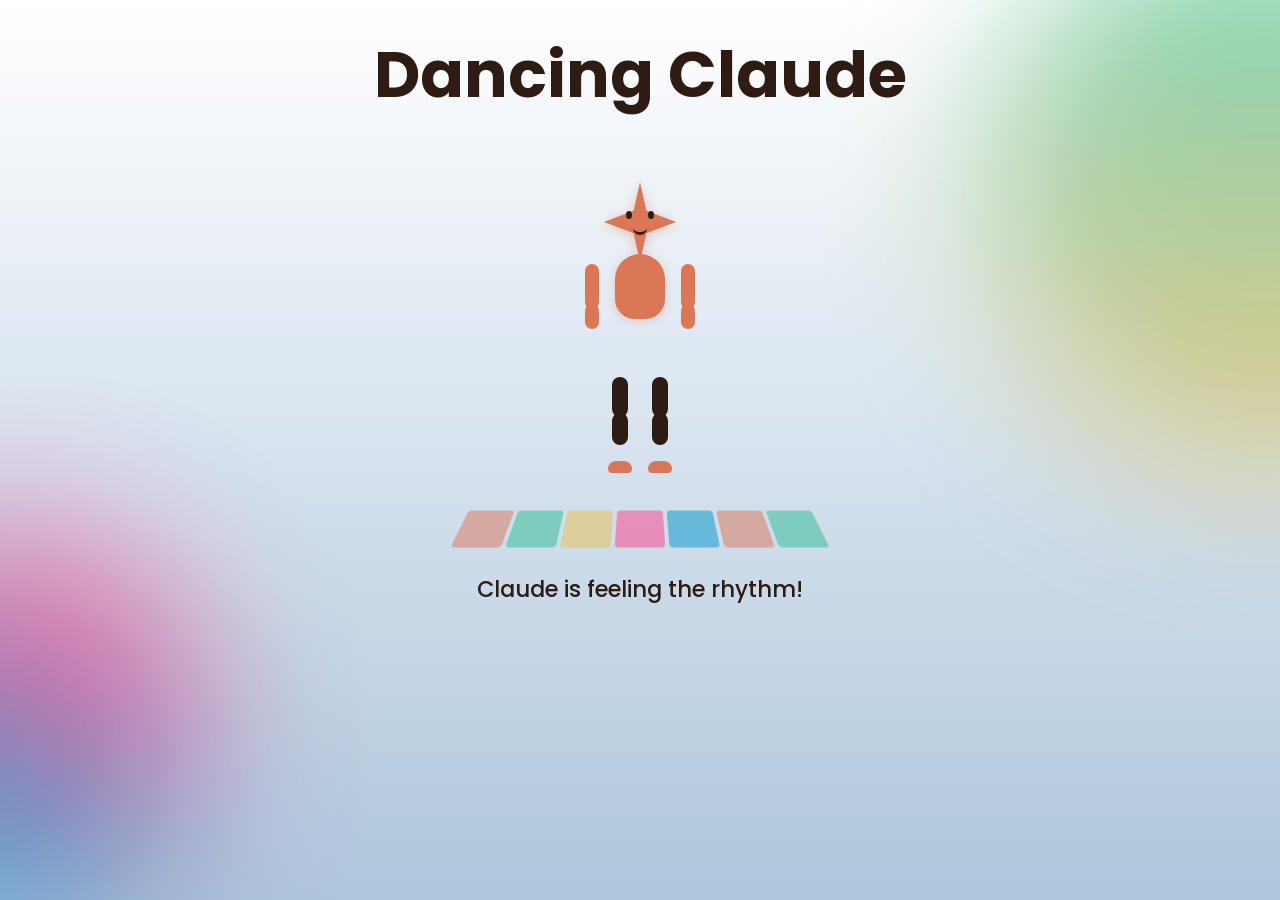
<file: preview.html>
<!DOCTYPE html>
<html>
<head>
  <meta charset="utf-8">
  <meta name="viewport" content="width=device-width, initial-scale=1">
  <title>Dancing Claude</title>
  <style>
    @import url('https://fonts.googleapis.com/css2?family=Poppins:wght@400;500;700&display=swap');

    :root {
      --main-family: 'Poppins', sans-serif;
      --color-bg: linear-gradient(180deg, #FFFFFF 0%, #AEC6DC 100%);
      --top-right-blur-1: #2ebc92;
      --top-right-blur-2: #ecbb50;
      --bttm-left-blur-1: #ff3e89;
      --bttm-left-blur-2: #0095cc;
      --claude-orange: #D97757;
      --claude-tan: #F0E0D0;
      --claude-dark: #2D1B14;
    }

    html {
      background: var(--color-bg);
      font-family: var(--main-family);
      min-height: 100%;
    }

    body {
      margin: 0;
      overflow-x: hidden;
    }

    #background {
      position: fixed;
      width: 100%;
      z-index: -1;
      height: 100%;
    }

    #content {
      display: flex;
      flex-direction: column;
      align-items: center;
      margin: 0 auto;
    }

    .header { text-align: center; }

    .header h1 {
      padding-top: 5%;
      margin: 0;
      font-size: calc(max(5vw, 32px));
      color: var(--claude-dark);
    }

    .bttns { margin-bottom: 5%; }

    .bttn {
      padding: 15px;
      border-radius: 5px;
      width: 150px;
      margin: 0 1%;
      text-decoration: none;
    }

    .bttn.secondary {
      background: transparent;
      border: #093C4F 2px solid;
      color: #0D1D24;
    }

    .bttn.secondary:hover {
      background: #05171f;
      color: white;
    }

    /* DANCING CLAUDE */
    .dance-stage {
      position: relative;
      width: 400px;
      height: 420px;
      margin: 20px auto 10px;
    }

    .claude-character {
      position: absolute;
      left: 50%;
      top: 40px;
      transform: translateX(-50%);
      animation: bounce 0.6s ease-in-out infinite;
    }

    .claude-head {
      position: relative;
      width: 80px;
      height: 80px;
      margin: 0 auto;
      z-index: 3;
      animation: headBob 0.6s ease-in-out infinite;
    }

    .sparkle {
      width: 80px;
      height: 80px;
      filter: drop-shadow(0 2px 6px rgba(217, 119, 87, 0.4));
    }

    .claude-face {
      position: absolute;
      top: 50%;
      left: 50%;
      transform: translate(-50%, -50%);
      width: 40px;
      height: 30px;
    }

    .eye {
      position: absolute;
      width: 6px;
      height: 8px;
      background: var(--claude-dark);
      border-radius: 50%;
      top: 4px;
      animation: blink 3s ease-in-out infinite;
    }

    .left-eye { left: 6px; }
    .right-eye { right: 6px; }

    .mouth {
      position: absolute;
      bottom: 2px;
      left: 50%;
      transform: translateX(-50%);
      width: 14px;
      height: 7px;
      border-bottom: 3px solid var(--claude-dark);
      border-radius: 0 0 10px 10px;
    }

    .claude-body {
      width: 50px;
      height: 65px;
      background: var(--claude-orange);
      margin: -8px auto 0;
      border-radius: 25px 25px 20px 20px;
      position: relative;
      z-index: 2;
      box-shadow: 0 2px 10px rgba(217, 119, 87, 0.3);
    }

    .claude-arm {
      position: absolute;
      width: 14px;
      height: 45px;
      background: var(--claude-orange);
      border-radius: 7px;
      top: 82px;
      z-index: 1;
      transform-origin: top center;
    }

    .arm-lower {
      position: absolute;
      bottom: -20px;
      left: 0;
      width: 14px;
      height: 25px;
      background: var(--claude-orange);
      border-radius: 7px;
      transform-origin: top center;
    }

    .left-arm {
      left: calc(50% - 55px);
      animation: leftArmDance 0.6s ease-in-out infinite;
    }

    .left-arm .arm-lower {
      animation: leftArmLowerDance 0.6s ease-in-out infinite;
    }

    .right-arm {
      right: calc(50% - 55px);
      animation: rightArmDance 0.6s ease-in-out infinite;
    }

    .right-arm .arm-lower {
      animation: rightArmLowerDance 0.6s ease-in-out infinite;
    }

    .claude-leg {
      position: absolute;
      width: 16px;
      height: 40px;
      background: var(--claude-dark);
      border-radius: 8px;
      top: 195px;
      z-index: 1;
      transform-origin: top center;
    }

    .leg-lower {
      position: absolute;
      bottom: -28px;
      left: 0;
      width: 16px;
      height: 32px;
      background: var(--claude-dark);
      border-radius: 8px;
      transform-origin: top center;
    }

    .shoe {
      position: absolute;
      bottom: -56px;
      left: -4px;
      width: 24px;
      height: 12px;
      background: var(--claude-orange);
      border-radius: 12px 12px 6px 6px;
    }

    .left-leg {
      left: calc(50% - 28px);
      animation: leftLegDance 0.6s ease-in-out infinite;
    }

    .left-leg .leg-lower {
      animation: leftLegLowerDance 0.6s ease-in-out infinite;
    }

    .right-leg {
      right: calc(50% - 28px);
      animation: rightLegDance 0.6s ease-in-out infinite;
    }

    .right-leg .leg-lower {
      animation: rightLegLowerDance 0.6s ease-in-out infinite;
    }

    .dance-floor {
      position: absolute;
      bottom: 10px;
      left: 50%;
      transform: translateX(-50%) perspective(300px) rotateX(40deg);
      display: flex;
      gap: 4px;
    }

    .floor-tile {
      width: 48px;
      height: 48px;
      border-radius: 4px;
      animation: floorPulse 1.2s ease-in-out infinite;
    }

    .floor-tile:nth-child(1) { background: rgba(217, 119, 87, 0.5); animation-delay: 0s; }
    .floor-tile:nth-child(2) { background: rgba(46, 188, 146, 0.5); animation-delay: 0.15s; }
    .floor-tile:nth-child(3) { background: rgba(236, 187, 80, 0.5); animation-delay: 0.3s; }
    .floor-tile:nth-child(4) { background: rgba(255, 62, 137, 0.5); animation-delay: 0.45s; }
    .floor-tile:nth-child(5) { background: rgba(0, 149, 204, 0.5); animation-delay: 0.6s; }
    .floor-tile:nth-child(6) { background: rgba(217, 119, 87, 0.5); animation-delay: 0.75s; }
    .floor-tile:nth-child(7) { background: rgba(46, 188, 146, 0.5); animation-delay: 0.9s; }

    .music-note {
      position: absolute;
      font-size: 32px;
      color: var(--claude-orange);
      opacity: 0;
      animation: floatNote 2.4s ease-out infinite;
    }

    .note-1 { top: 30px; left: 40px; animation-delay: 0s; }
    .note-2 { top: 60px; right: 50px; animation-delay: 0.6s; }
    .note-3 { top: 10px; right: 80px; animation-delay: 1.2s; }
    .note-4 { top: 50px; left: 70px; animation-delay: 1.8s; }

    .dance-subtitle {
      font-size: 1.4rem;
      color: var(--claude-dark);
      margin: 0 0 20px;
      font-weight: 500;
      animation: subtitlePulse 2s ease-in-out infinite;
    }

    /* KEYFRAMES */
    @keyframes bounce {
      0%, 100% { transform: translateX(-50%) translateY(0); }
      50% { transform: translateX(-50%) translateY(-18px); }
    }

    @keyframes headBob {
      0%, 100% { transform: rotate(-8deg); }
      50% { transform: rotate(8deg); }
    }

    @keyframes blink {
      0%, 45%, 55%, 100% { transform: scaleY(1); }
      50% { transform: scaleY(0.1); }
    }

    @keyframes leftArmDance {
      0%, 100% { transform: rotate(30deg); }
      50% { transform: rotate(-60deg); }
    }

    @keyframes leftArmLowerDance {
      0%, 100% { transform: rotate(-20deg); }
      50% { transform: rotate(30deg); }
    }

    @keyframes rightArmDance {
      0%, 100% { transform: rotate(-30deg); }
      50% { transform: rotate(60deg); }
    }

    @keyframes rightArmLowerDance {
      0%, 100% { transform: rotate(20deg); }
      50% { transform: rotate(-30deg); }
    }

    @keyframes leftLegDance {
      0%, 100% { transform: rotate(-15deg); }
      50% { transform: rotate(20deg); }
    }

    @keyframes leftLegLowerDance {
      0%, 100% { transform: rotate(10deg); }
      50% { transform: rotate(-25deg); }
    }

    @keyframes rightLegDance {
      0%, 100% { transform: rotate(15deg); }
      50% { transform: rotate(-20deg); }
    }

    @keyframes rightLegLowerDance {
      0%, 100% { transform: rotate(-10deg); }
      50% { transform: rotate(25deg); }
    }

    @keyframes floorPulse {
      0%, 100% { opacity: 0.4; transform: scale(1); }
      50% { opacity: 1; transform: scale(1.08); }
    }

    @keyframes floatNote {
      0% { opacity: 0; transform: translateY(0) rotate(0deg) scale(0.5); }
      15% { opacity: 1; transform: translateY(-20px) rotate(-10deg) scale(1); }
      85% { opacity: 0.6; transform: translateY(-100px) rotate(15deg) scale(1.1); }
      100% { opacity: 0; transform: translateY(-130px) rotate(20deg) scale(0.8); }
    }

    @keyframes subtitlePulse {
      0%, 100% { opacity: 0.8; }
      50% { opacity: 1; }
    }

    @media only screen and (max-width: 500px) {
      .dance-stage { width: 300px; height: 350px; }
      .floor-tile { width: 36px; height: 36px; }
      .dance-subtitle { font-size: 1.1rem; }
    }
  </style>
</head>
<body>
  <svg id="background" width='1728' height='1235' viewBox="0 0 1728 1235" fill='none' xmlns='http://www.w3.org/2000/svg'><g opacity='0.75' filter='url(#filter0_f_39_143)'><circle cy='1000' r='264' fill='url(#paint0_linear_39_143)'/></g><g opacity='0.65' filter='url(#filter1_f_39_143)'><circle cx='1720' cy='264' r='379' fill='url(#paint1_linear_39_143)'/></g><defs><filter id='filter0_f_39_143' x='-485' y='515' width='970' height='970' filterUnits='userSpaceOnUse' color-interpolation-filters='sRGB'><feFlood flood-opacity='0' result='BackgroundImageFix'/><feBlend mode='normal' in='SourceGraphic' in2='BackgroundImageFix' result='shape'/><feGaussianBlur stdDeviation='110.5' result='effect1_foregroundBlur_39_143'/></filter><filter id='filter1_f_39_143' x='1120' y='-336' width='1200' height='1200' filterUnits='userSpaceOnUse' color-interpolation-filters='sRGB'><feFlood flood-opacity='0' result='BackgroundImageFix'/><feBlend mode='normal' in='SourceGraphic' in2='BackgroundImageFix' result='shape'/><feGaussianBlur stdDeviation='110.5' result='effect1_foregroundBlur_39_143'/></filter><linearGradient id='paint0_linear_39_143' x1='196.5' y1='902' x2='-2.55853e-05' y2='1264' gradientUnits='userSpaceOnUse'><stop stop-color="#ff3e89"/><stop offset='1' stop-color="#0095cc"/></linearGradient><linearGradient id='paint1_linear_39_143' x1='1720' y1='-115' x2='1720' y2='643' gradientUnits='userSpaceOnUse'><stop stop-color="#2ebc92"/><stop offset='1' stop-color="#ecbb50"/></linearGradient></defs></svg>

  <div id="content">
    <div class="header">
      <h1>Dancing Claude</h1>
    </div>

    <div class="dance-stage">
      <div class="claude-character">
        <div class="claude-head">
          <svg viewBox="0 0 100 100" class="sparkle">
            <polygon points="50,0 58,36 95,50 58,64 50,100 42,64 5,50 42,36" fill="#D97757"/>
          </svg>
          <div class="claude-face">
            <div class="eye left-eye"></div>
            <div class="eye right-eye"></div>
            <div class="mouth"></div>
          </div>
        </div>
        <div class="claude-body"></div>
        <div class="claude-arm left-arm"><div class="arm-lower"></div></div>
        <div class="claude-arm right-arm"><div class="arm-lower"></div></div>
        <div class="claude-leg left-leg"><div class="leg-lower"></div><div class="shoe"></div></div>
        <div class="claude-leg right-leg"><div class="leg-lower"></div><div class="shoe"></div></div>
      </div>

      <div class="dance-floor">
        <div class="floor-tile"></div>
        <div class="floor-tile"></div>
        <div class="floor-tile"></div>
        <div class="floor-tile"></div>
        <div class="floor-tile"></div>
        <div class="floor-tile"></div>
        <div class="floor-tile"></div>
      </div>

      <div class="music-note note-1">&#9835;</div>
      <div class="music-note note-2">&#9834;</div>
      <div class="music-note note-3">&#9833;</div>
      <div class="music-note note-4">&#9835;</div>
    </div>

    <h2 class="dance-subtitle">Claude is feeling the rhythm!</h2>
  </div>
</body>
</html>
</file>
